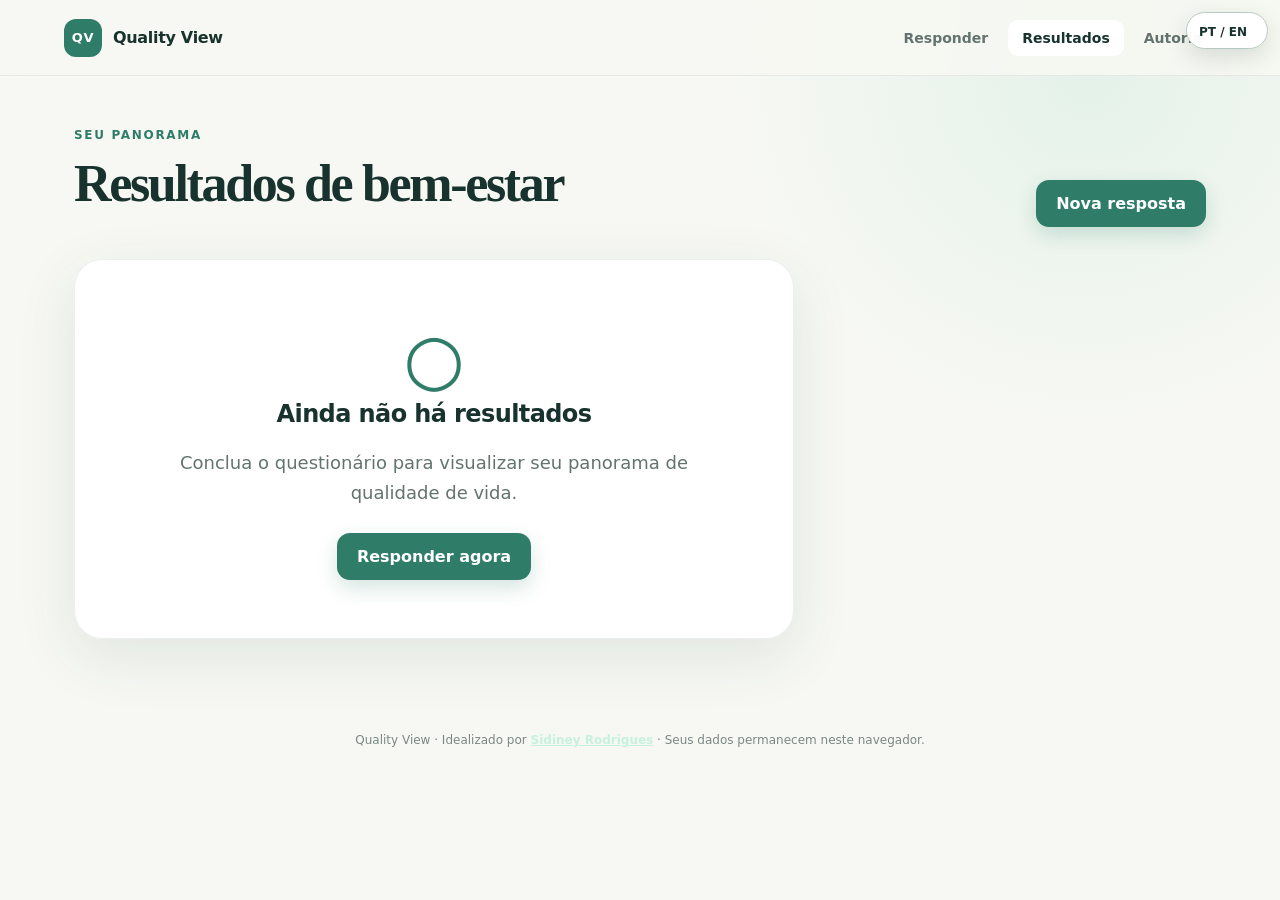
<file: dashboard.html>
<!doctype html>
<html lang="pt-BR">
<head>
  <meta charset="utf-8">
  <meta name="viewport" content="width=device-width, initial-scale=1">
  <meta name="description" content="Dashboard de resultados do Quality View.">
  <meta name="robots" content="noindex, follow, noarchive">
  <link rel="canonical" href="https://sidineyr.github.io/qv/dashboard.html">
  <title>Quality View — Resultados</title>
  <link rel="stylesheet" href="styles.css">
</head>
<body>
  <aside aria-label="Language / Idioma" style="position:fixed;right:12px;top:12px;z-index:1000;border:1px solid #b7c9c1;border-radius:999px;padding:8px 12px;background:rgba(255,255,255,.96);box-shadow:0 8px 24px rgba(0,0,0,.12)"><strong style="margin-right:8px;font-size:12px">PT / EN</strong><span id="google_translate_element"></span></aside>
  <header class="site-header">
    <a class="brand" href="index.html"><span class="brand-mark" aria-hidden="true">QV</span><span>Quality View</span></a>
    <nav aria-label="Navegação principal"><a class="nav-link" href="index.html">Responder</a><a class="nav-link active" href="dashboard.html">Resultados</a><a class="nav-link" href="index.html#creditos">Autoria</a></nav>
  </header>

  <main class="dashboard-shell">
    <section class="dashboard-heading">
      <div><div class="eyebrow">Seu panorama</div><h1>Resultados de bem-estar</h1><p id="result-date" class="muted"></p></div>
      <div class="dashboard-actions"><button id="export-button" class="secondary-button" type="button">Exportar CSV</button><a class="primary-button button-link" href="index.html">Nova resposta</a></div>
    </section>

    <section id="empty-state" class="welcome-card hidden">
      <div class="empty-illustration" aria-hidden="true">○</div><h2>Ainda não há resultados</h2>
      <p class="lead">Conclua o questionário para visualizar seu panorama de qualidade de vida.</p>
      <a class="primary-button button-link" href="index.html">Responder agora</a>
    </section>

    <div id="dashboard-content" class="hidden">
      <section class="summary-grid">
        <article class="score-card accent-card"><span class="card-label">Índice geral</span><div><strong id="overall-score">—</strong><small>/ 100</small></div><p id="overall-label"></p></article>
        <article class="score-card"><span class="card-label">Maior equilíbrio</span><strong id="best-dimension">—</strong><p id="best-copy"></p></article>
        <article class="score-card"><span class="card-label">Ponto de atenção</span><strong id="attention-dimension">—</strong><p id="attention-copy"></p></article>
      </section>

      <section class="dashboard-grid">
        <article class="panel"><div class="panel-heading"><div><span class="card-label">Visão geral</span><h2>Equilíbrio por dimensão</h2></div></div><div id="dimension-bars" class="dimension-bars"></div></article>
        <article class="panel insight-panel"><span class="card-label">Leitura personalizada</span><h2 id="insight-title"></h2><p id="insight-copy"></p><div id="suggestions" class="suggestions"></div></article>
      </section>

      <section class="panel history-panel"><div class="panel-heading"><div><span class="card-label">Evolução</span><h2>Histórico de respostas</h2></div><button id="clear-button" class="danger-link" type="button">Apagar meus dados</button></div><div id="history" class="history-list"></div></section>
      <p class="disclaimer">Este resultado é informativo e não substitui avaliação médica, psicológica ou profissional.</p>
    </div>
  </main>
  <footer>Quality View · Idealizado por <a href="index.html#creditos">Sidiney Rodrigues</a> · Seus dados permanecem neste navegador.</footer>
  <script src="language-toggle.js"></script><script src="questions.js"></script><script src="storage.js"></script>
  <script src="dashboard.js"></script>
</body>
</html>
</file>
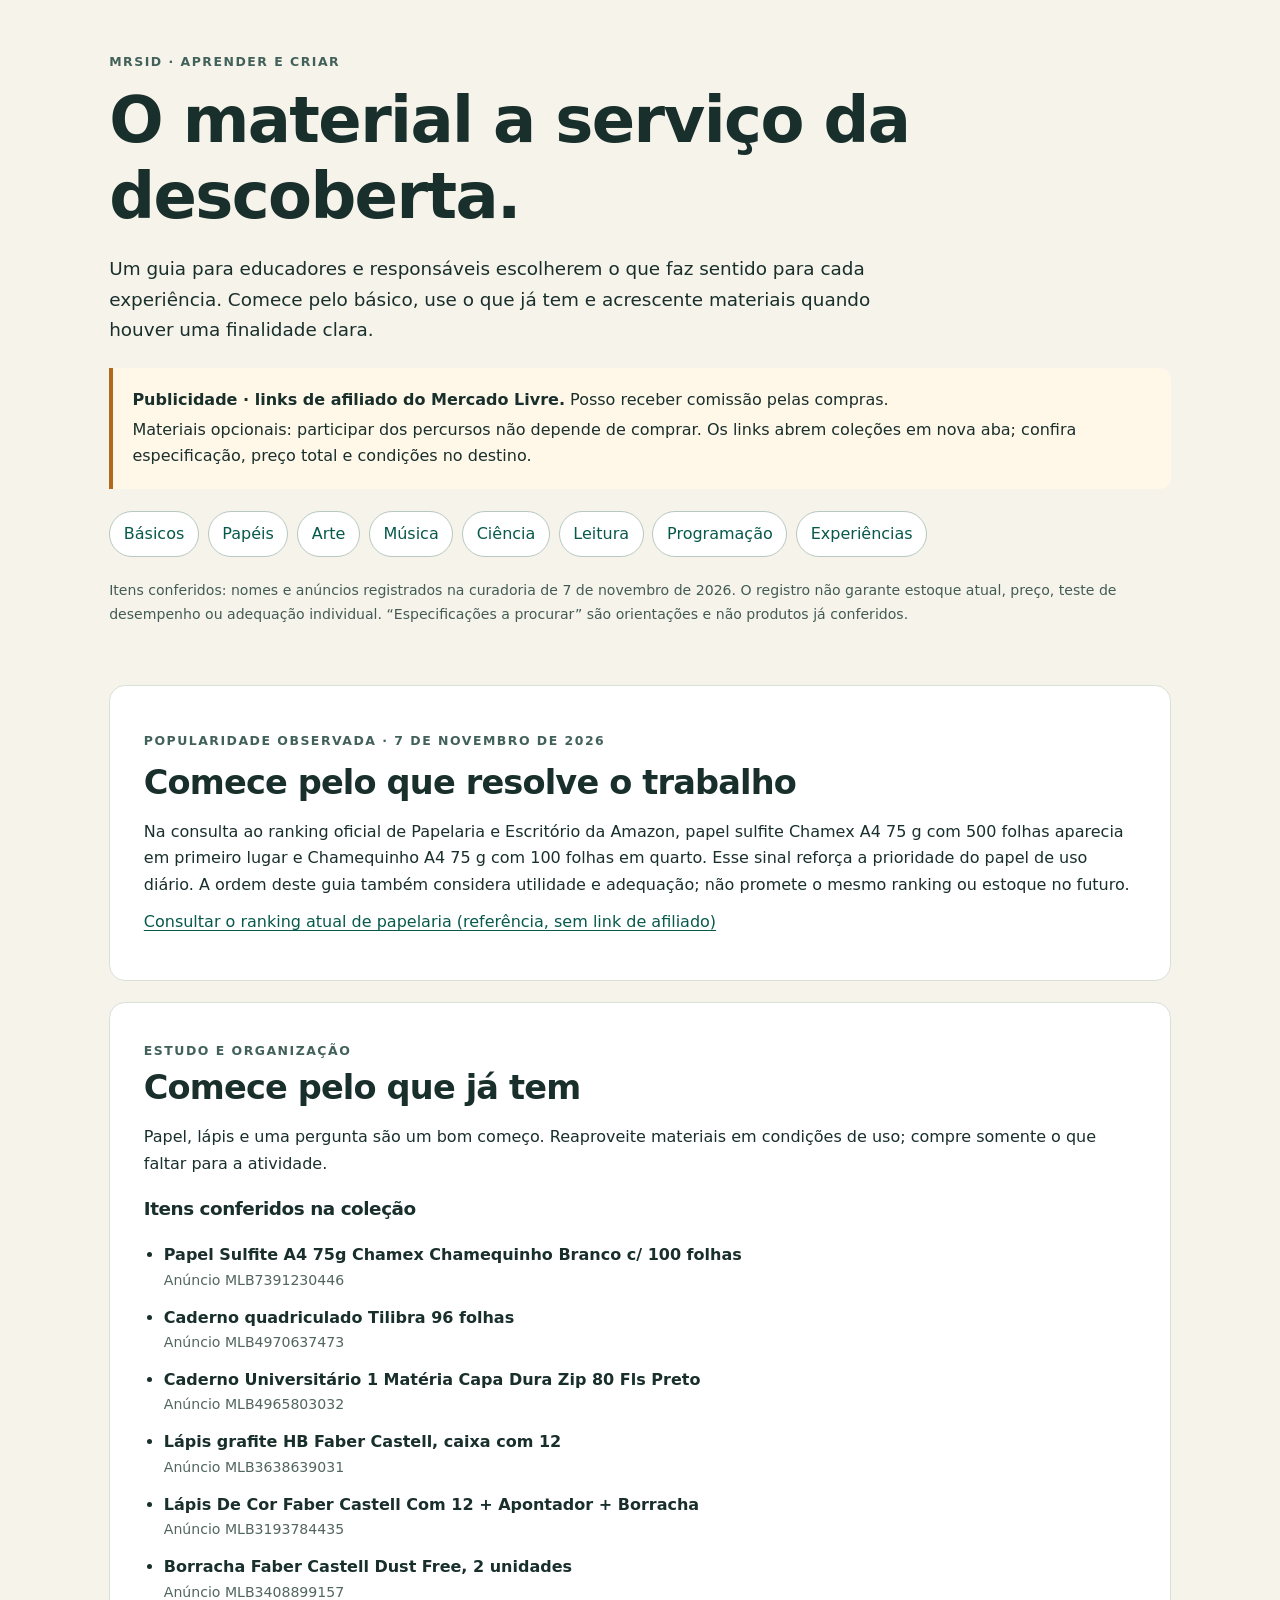
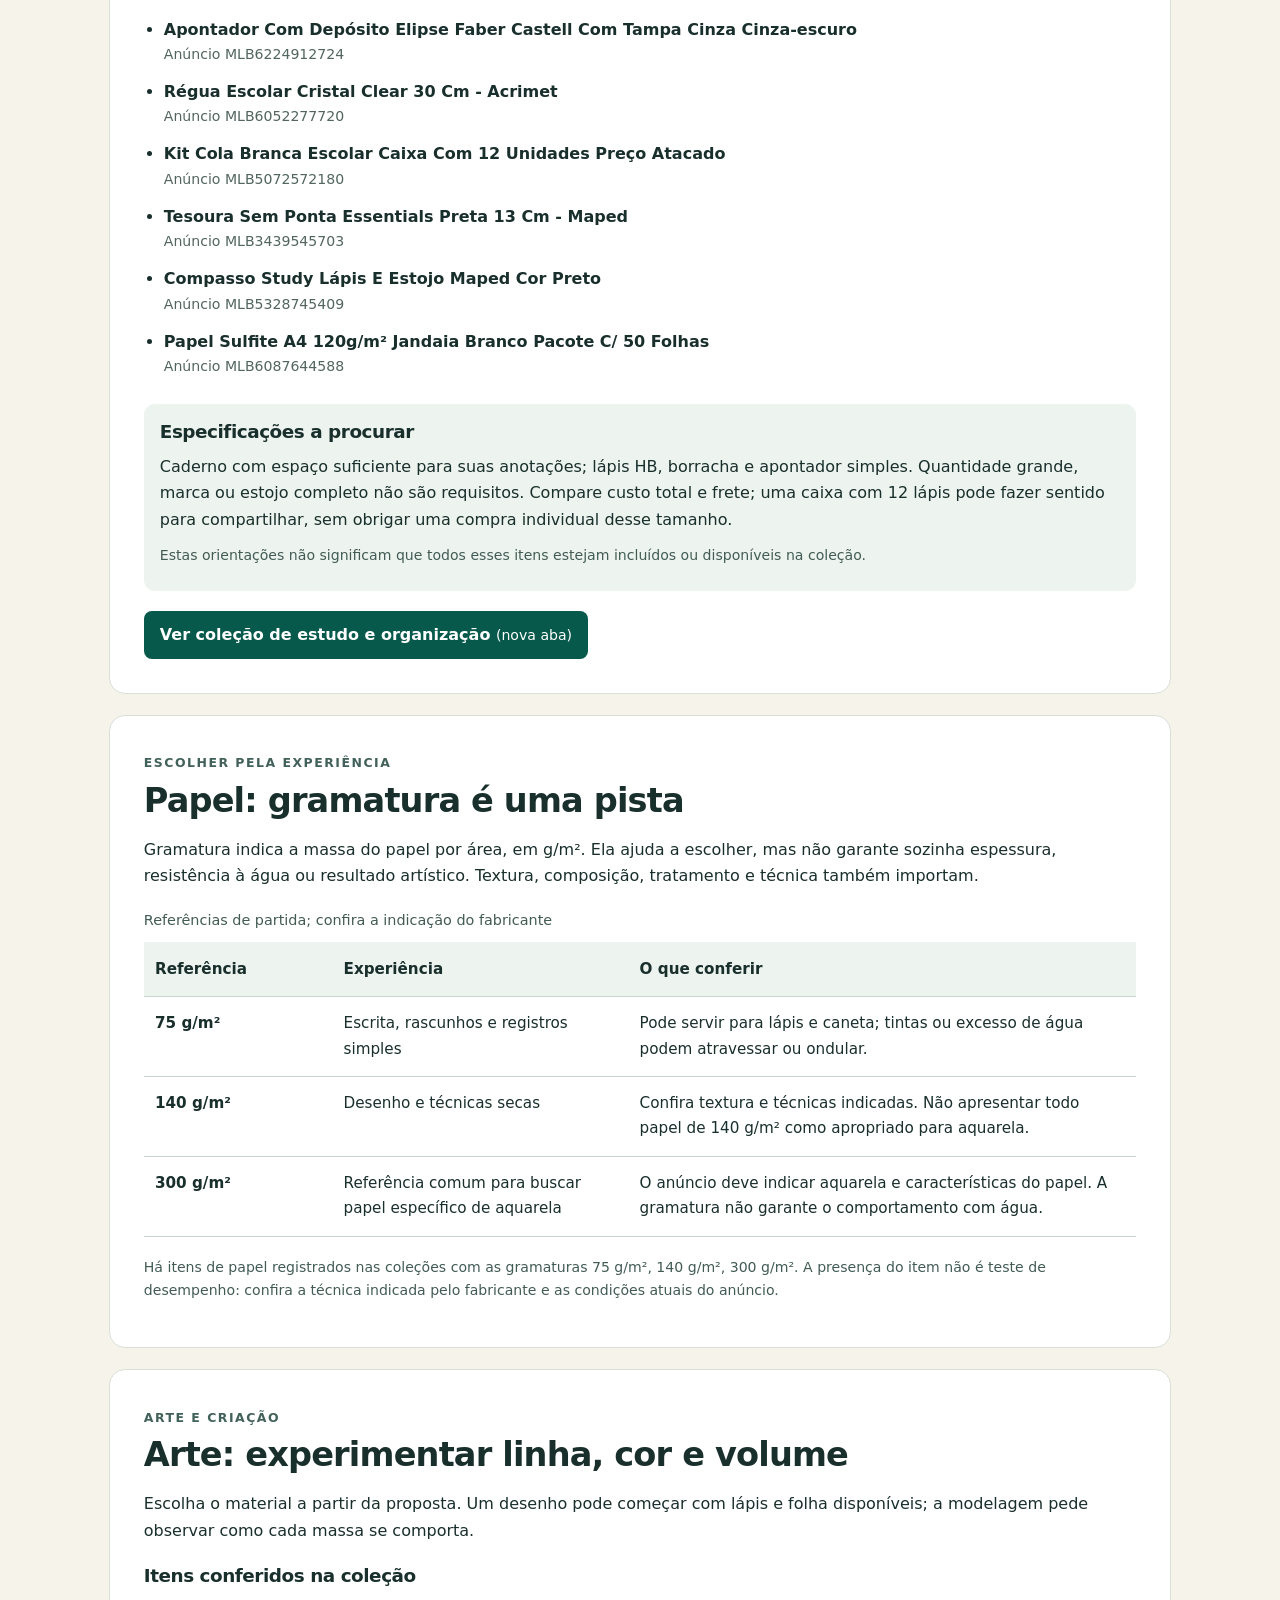
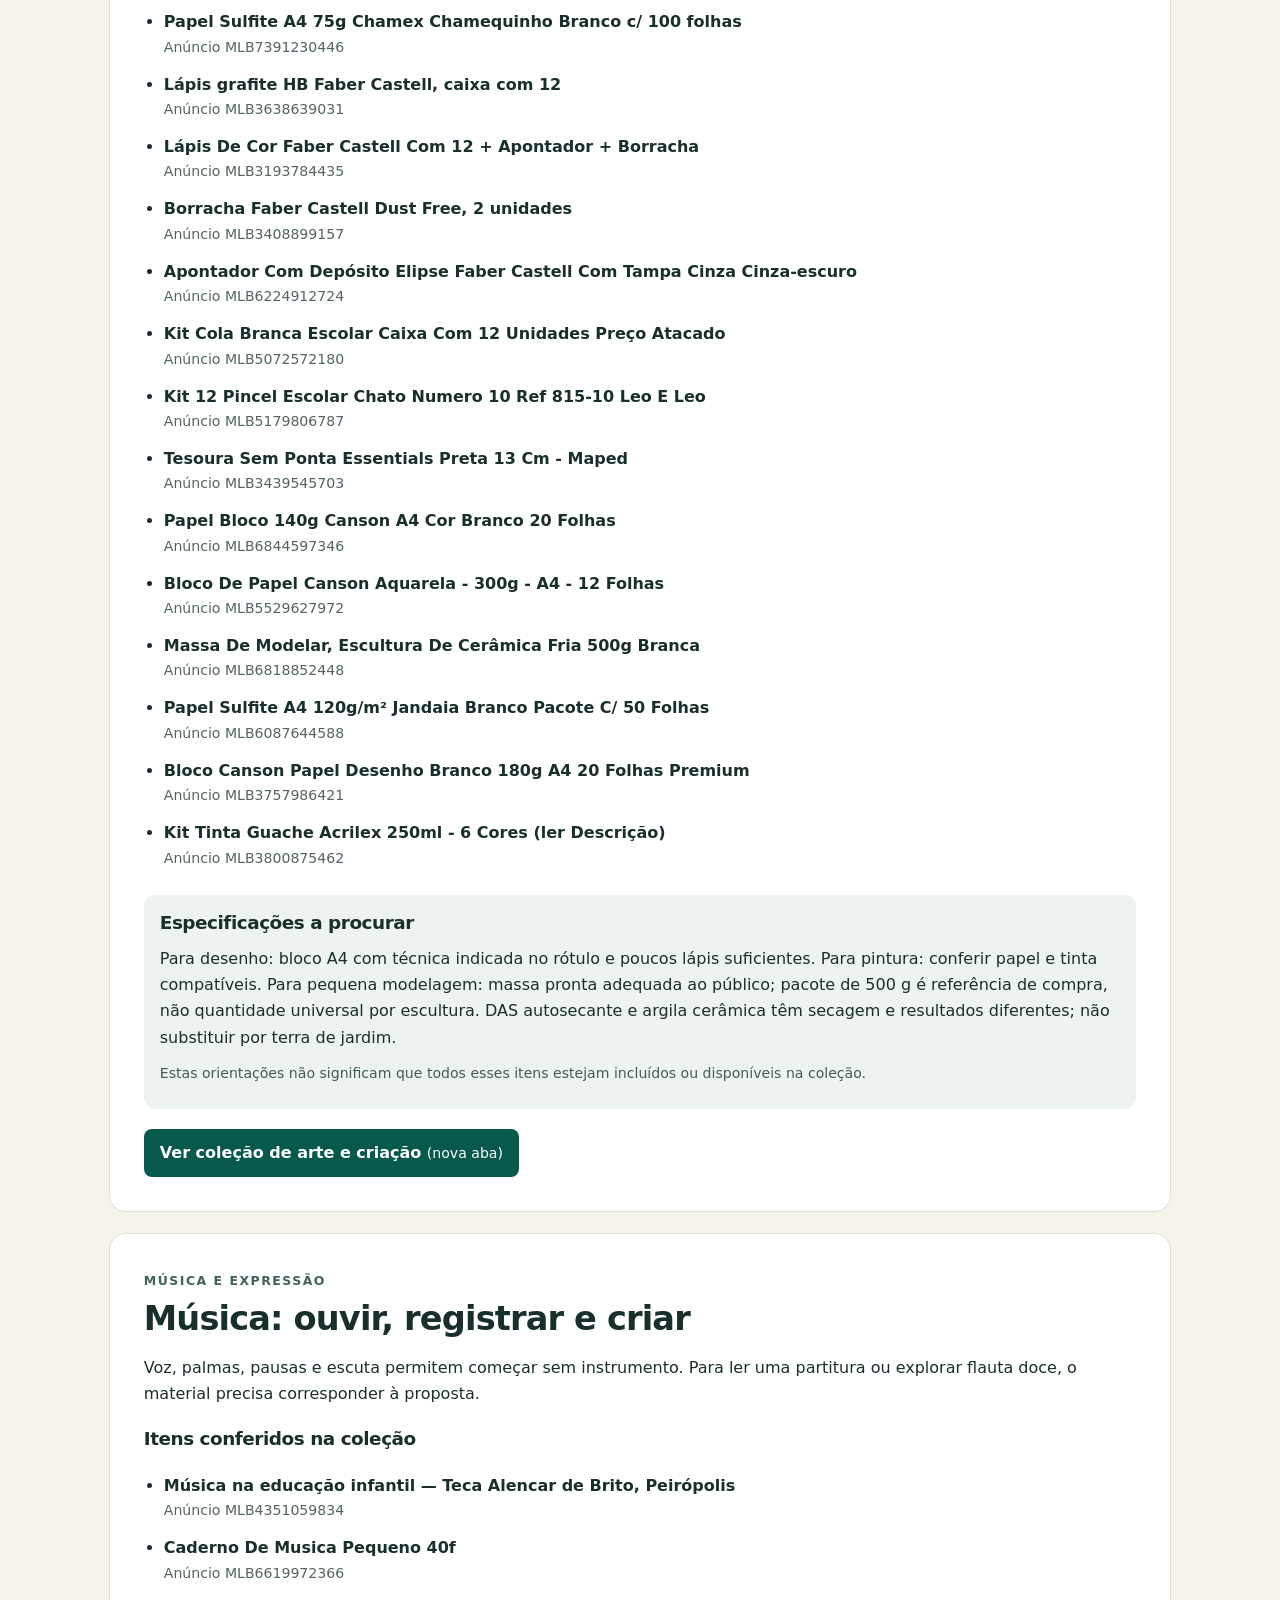
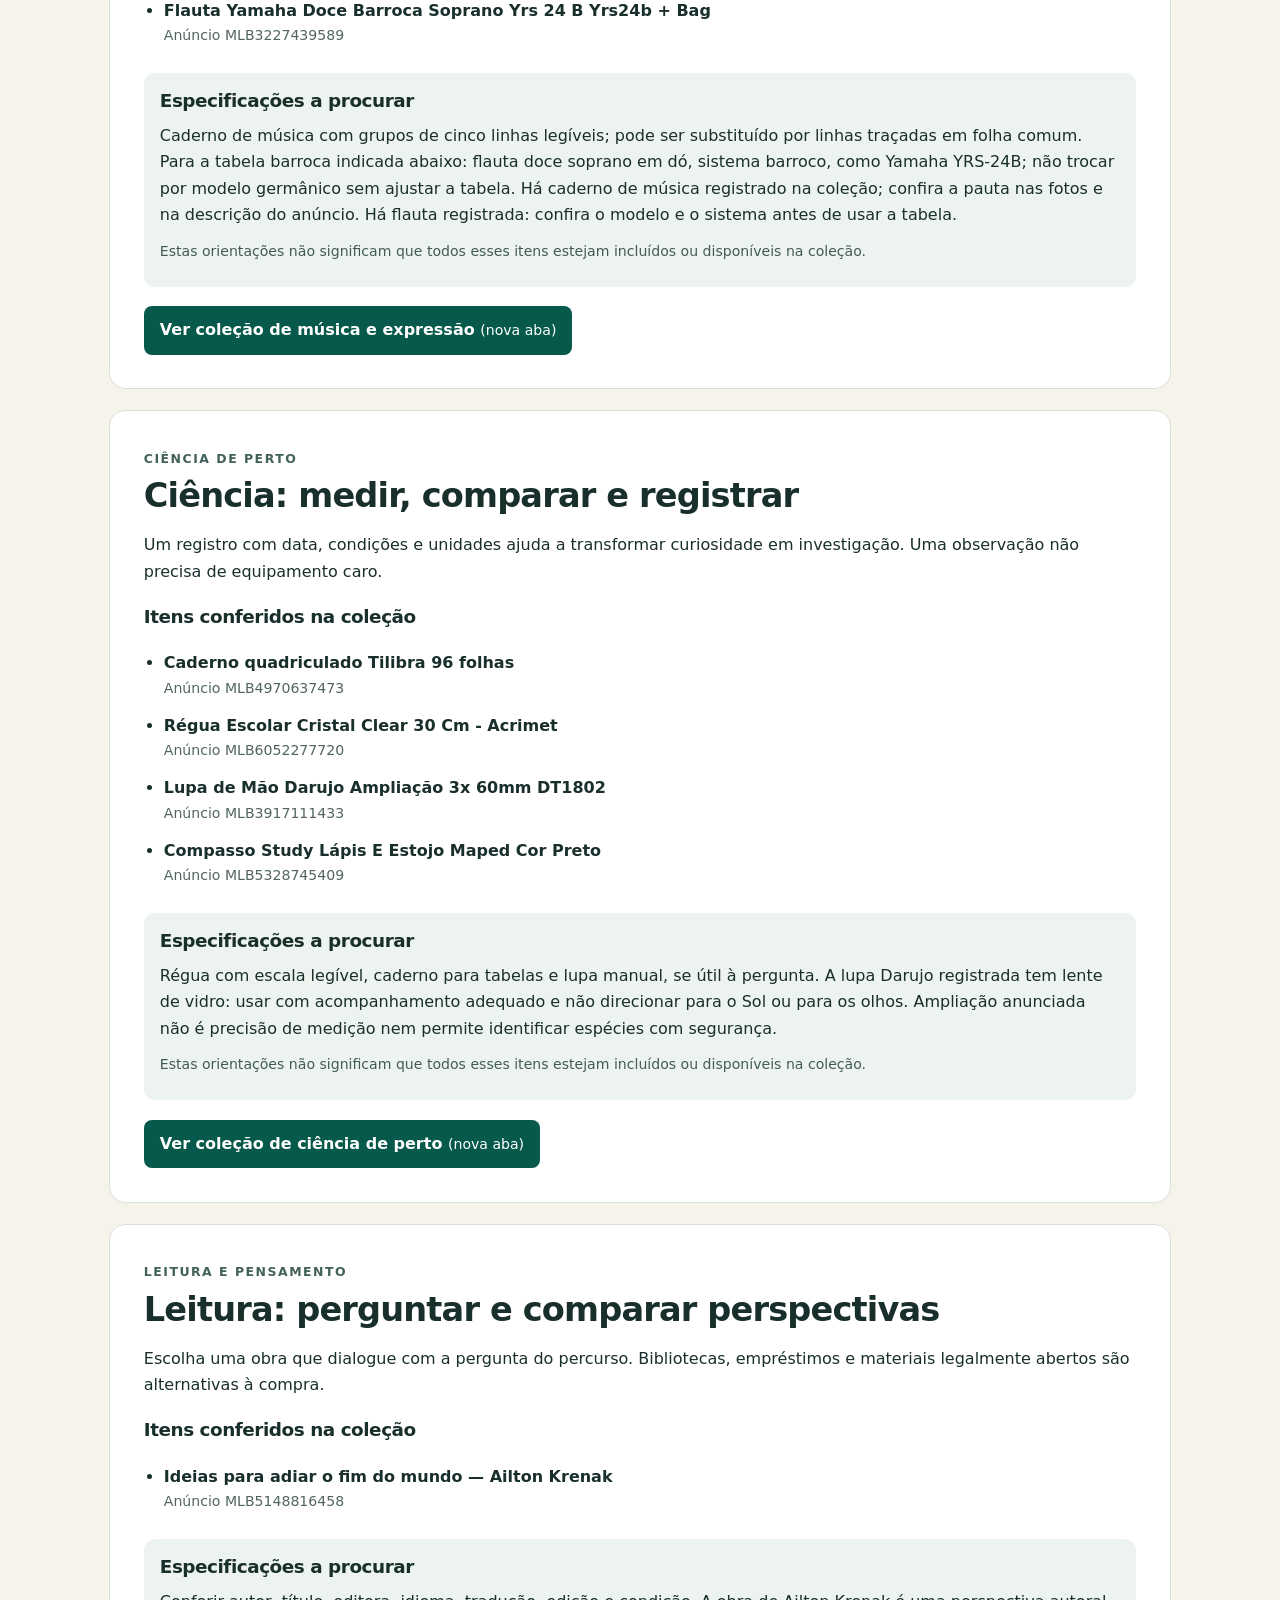
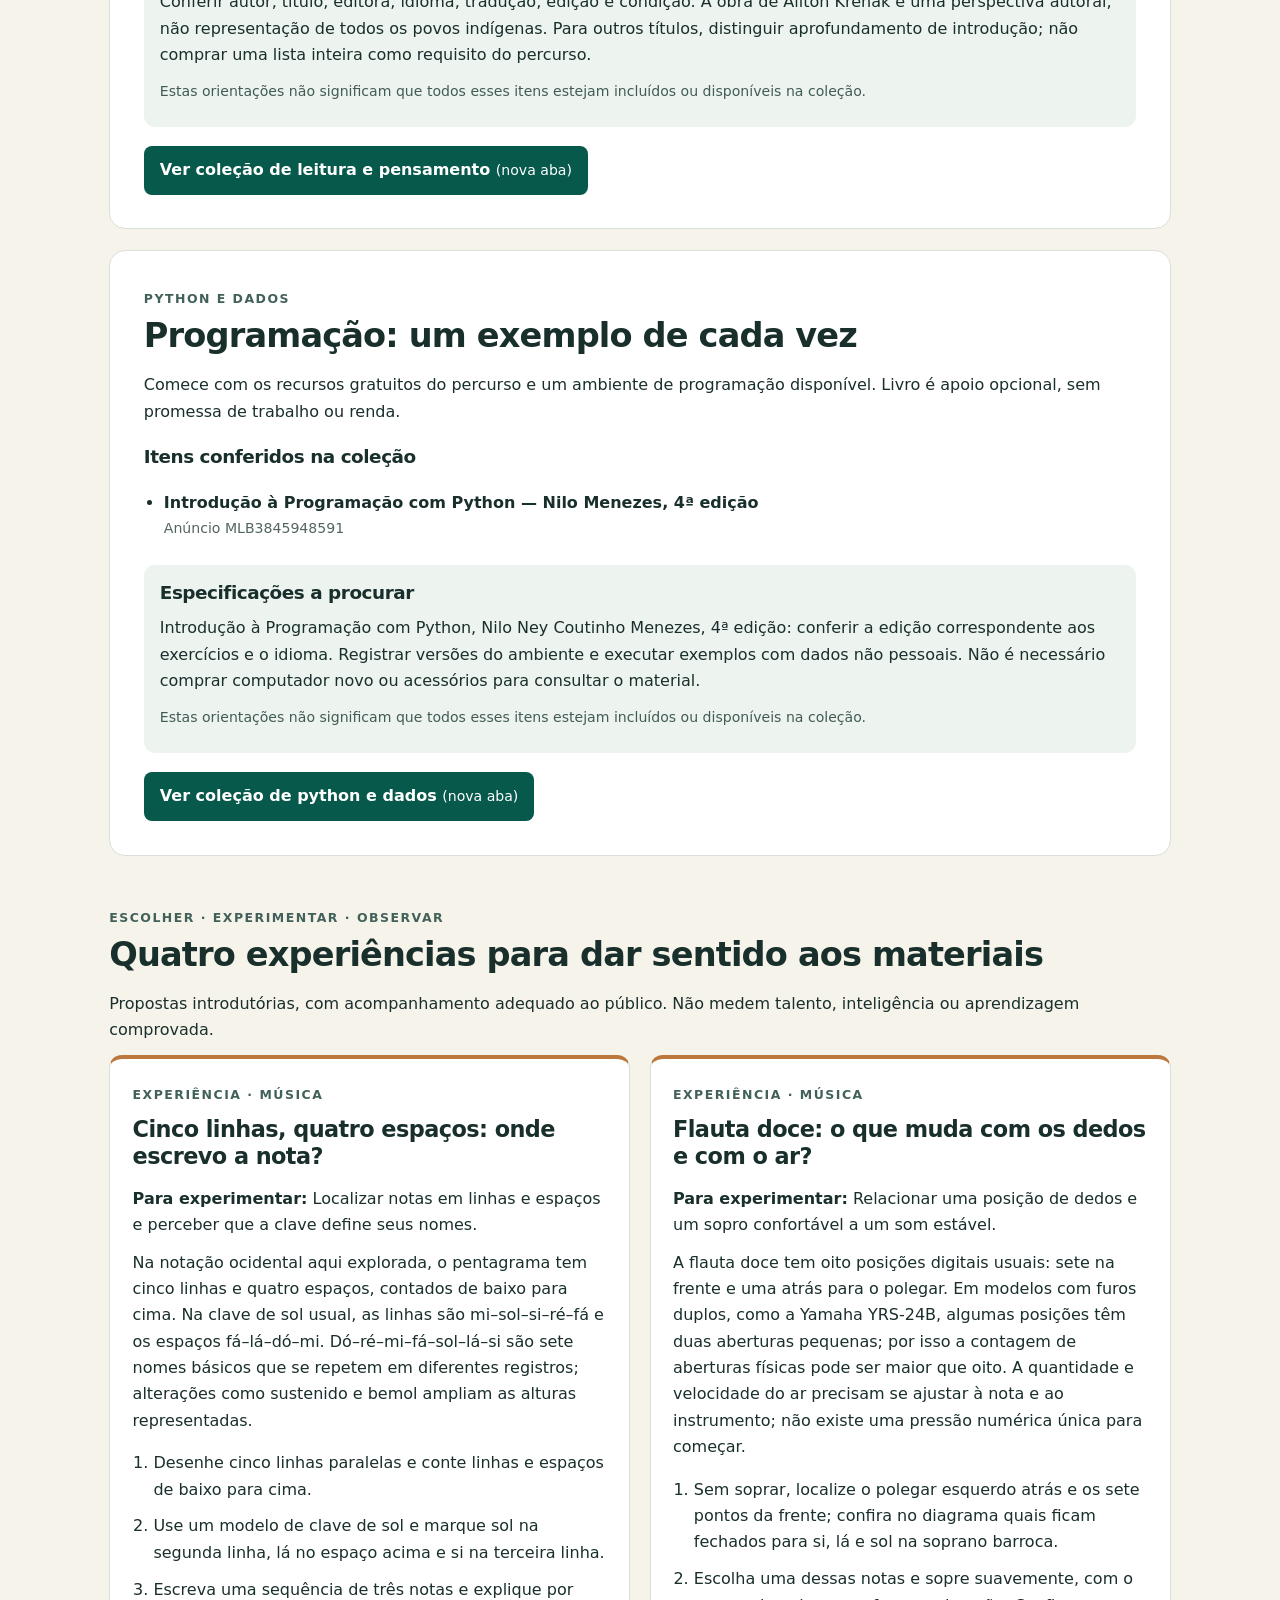
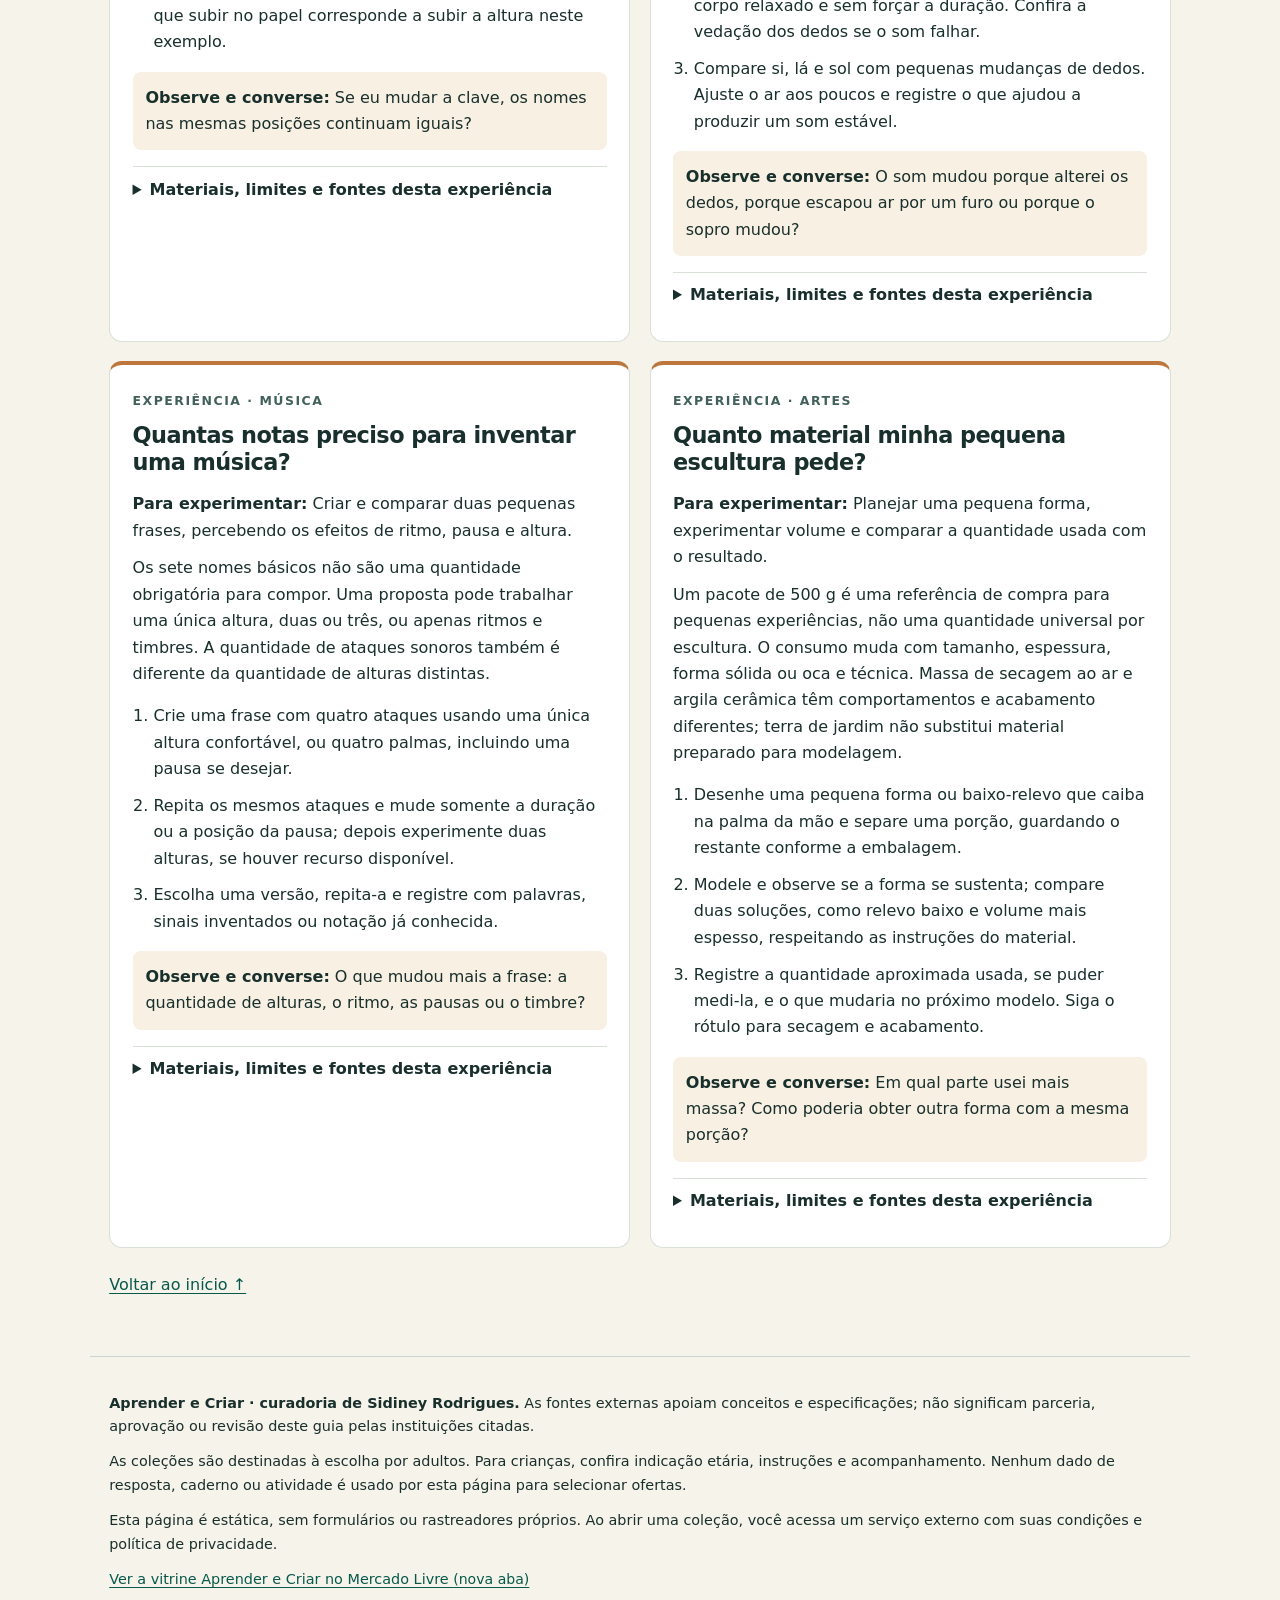
<file: materiais.html>
<!doctype html>
<html lang="pt-BR"><head><meta charset="utf-8"><meta name="viewport" content="width=device-width,initial-scale=1"><meta name="description" content="Materiais opcionais e experiências para educadores e responsáveis: comece pelo básico, confira especificações e explore Arte, Música, Ciência, Leitura e Python."><meta name="color-scheme" content="light"><title>Materiais para aprender e criar · Guia para educadores e responsáveis</title><style>*{box-sizing:border-box}html{scroll-behavior:smooth;scroll-padding-top:1rem}body{margin:0;background:#f6f3eb;color:#192f2c;font-family:system-ui,-apple-system,BlinkMacSystemFont,"Segoe UI",sans-serif;line-height:1.65;font-size:1rem}a{color:#07594b;text-underline-offset:.2em}a:hover{text-decoration-thickness:.15em}a:focus-visible,summary:focus-visible,.table-wrap:focus-visible{outline:3px solid #923d00;outline-offset:4px}h1,h2,h3{line-height:1.2;letter-spacing:-.025em}h1{font-size:clamp(2.2rem,6vw,4rem);max-width:19ch;margin:.45rem 0 1.2rem}h2{font-size:clamp(1.6rem,3vw,2.1rem);margin:.3rem 0 1rem}h3{font-size:1.15rem;margin:1.3rem 0 .5rem}p{margin:.7rem 0}header,main,footer{max-width:1100px;margin:auto;padding:2rem 1.2rem}header{padding-top:3rem;padding-bottom:1rem}.eyebrow{font-size:.78rem;font-weight:750;text-transform:uppercase;letter-spacing:.12em;color:#42615a}.lead{font-size:1.15rem;max-width:70ch}.notice{border-left:4px solid #b06a1d;background:#fff8e9;padding:1rem 1.2rem;border-radius:0 .7rem .7rem 0;margin:1.4rem 0}.notice p{margin:.2rem 0}.small,.product-id,.new{font-size:.88rem}.new{font-weight:400}.small{color:#425b55}.skip{position:absolute;left:1rem;top:-8rem;background:#fff;padding:.7rem;z-index:10}.skip:focus{top:.5rem}nav ul{display:flex;flex-wrap:wrap;gap:.55rem;list-style:none;padding:0;margin:1.4rem 0}nav a{display:block;padding:.55rem .85rem;border:1px solid #b7c8c0;border-radius:2rem;text-decoration:none;background:#fff;min-height:44px}.panel{background:#fff;border:1px solid #d9e0d8;border-radius:1rem;padding:clamp(1.2rem,3vw,2.1rem);margin-bottom:1.3rem}.products{padding-left:1.25rem}.products li{padding:.4rem 0}.product-id{display:block;color:#52655f}.spec{background:#edf3ee;padding:.8rem 1rem;border-radius:.7rem;margin:1.2rem 0}.spec h3{margin:.25rem 0}.collection{display:inline-block;background:#07594b;color:#fff;padding:.7rem 1rem;border-radius:.5rem;text-decoration:none;min-height:44px;font-weight:650}.collection:hover{background:#034438;text-decoration:underline}.collection:focus-visible{outline-offset:4px}.table-wrap{overflow-x:auto;margin:1.2rem 0}table{border-collapse:collapse;width:100%;min-width:480px;font-size:.95rem}caption{text-align:left;font-size:.9rem;color:#425b55;margin-bottom:.6rem}th,td{text-align:left;vertical-align:top;border-bottom:1px solid #c8d6cf;padding:.9rem .7rem}thead{background:#edf3ee}tbody th{width:19%}.experiences-title{margin-top:3rem}.activity-grid{display:grid;grid-template-columns:repeat(2,minmax(0,1fr));gap:1.2rem}.activity{background:#fff;border:1px solid #d9e0d8;border-top:4px solid #bd773d;border-radius:.8rem;padding:1.4rem}.activity h3{font-size:1.4rem;margin:.5rem 0 1rem}.activity ol{padding-left:1.3rem}.activity li{margin:.65rem 0}.question{background:#f7f0e3;padding:.8rem;border-radius:.5rem}summary{cursor:pointer;font-weight:650;padding:.6rem 0;min-height:44px}details{border-top:1px solid #d9e0d8;margin-top:1rem}.sources{padding-left:1.2rem;font-size:.9rem;overflow-wrap:anywhere}footer{border-top:1px solid #c8d6cf;margin-top:1rem;font-size:.9rem;padding-top:1.5rem;padding-bottom:3rem}.toplink{display:inline-block;margin-top:1rem;min-height:44px;padding:.5rem 0}@media(max-width:700px){.activity-grid{grid-template-columns:1fr}header,main,footer{padding-left:1rem;padding-right:1rem}.panel,.activity{padding:1.2rem}nav ul{gap:.4rem}nav a{font-size:.92rem;padding:.5rem .7rem}}@media(prefers-reduced-motion:reduce){html{scroll-behavior:auto}}@media print{body{background:#fff;color:#000}header,main,footer{max-width:none;padding:1rem 0}.panel,.activity{break-inside:avoid;border-color:#888}nav,.skip,.toplink{display:none}.activity-grid{display:block}.collection{background:#fff;color:#000;border:1px solid #333}details{display:block}details>*{display:block}a{color:#000}.activity{margin-bottom:1rem}}</style></head><body><a class="skip" href="#conteudo">Pular para o conteúdo</a><header id="inicio"><span class="eyebrow">MRSID · Aprender e Criar</span><h1>O material a serviço da descoberta.</h1><p class="lead">Um guia para educadores e responsáveis escolherem o que faz sentido para cada experiência. Comece pelo básico, use o que já tem e acrescente materiais quando houver uma finalidade clara.</p><aside class="notice" aria-label="Publicidade e participação opcional"><p><strong>Publicidade · links de afiliado do Mercado Livre.</strong> Posso receber comissão pelas compras.</p><p>Materiais opcionais: participar dos percursos não depende de comprar. Os links abrem coleções em nova aba; confira especificação, preço total e condições no destino.</p></aside><nav aria-label="Seções deste guia"><ul><li><a href="#study">Básicos</a></li><li><a href="#papeis">Papéis</a></li><li><a href="#art">Arte</a></li><li><a href="#music">Música</a></li><li><a href="#science">Ciência</a></li><li><a href="#reading">Leitura</a></li><li><a href="#python">Programação</a></li><li><a href="#experiencias">Experiências</a></li></ul></nav><p class="small">Itens conferidos: nomes e anúncios registrados na curadoria de 7 de novembro de 2026. O registro não garante estoque atual, preço, teste de desempenho ou adequação individual. “Especificações a procurar” são orientações e não produtos já conferidos.</p></header><main id="conteudo"><section class="panel"><p class="eyebrow">Popularidade observada · 7 de novembro de 2026</p><h2>Comece pelo que resolve o trabalho</h2><p>Na consulta ao ranking oficial de Papelaria e Escritório da Amazon, papel sulfite Chamex A4 75 g com 500 folhas aparecia em primeiro lugar e Chamequinho A4 75 g com 100 folhas em quarto. Esse sinal reforça a prioridade do papel de uso diário. A ordem deste guia também considera utilidade e adequação; não promete o mesmo ranking ou estoque no futuro.</p><p><a href="https://www.amazon.com.br/gp/bestsellers/office/" rel="noopener noreferrer" target="_blank">Consultar o ranking atual de papelaria (referência, sem link de afiliado)</a></p></section><section class="panel" id="study"><div class="section-heading"><span class="eyebrow">Estudo e organização</span><h2>Comece pelo que já tem</h2></div><p>Papel, lápis e uma pergunta são um bom começo. Reaproveite materiais em condições de uso; compre somente o que faltar para a atividade.</p><h3>Itens conferidos na coleção</h3><ul class="products"><li><strong>Papel Sulfite A4 75g Chamex Chamequinho Branco c/ 100 folhas</strong><span class="product-id">Anúncio MLB7391230446</span></li><li><strong>Caderno quadriculado Tilibra 96 folhas</strong><span class="product-id">Anúncio MLB4970637473</span></li><li><strong>Caderno Universitário 1 Matéria Capa Dura Zip 80 Fls Preto</strong><span class="product-id">Anúncio MLB4965803032</span></li><li><strong>Lápis grafite HB Faber Castell, caixa com 12</strong><span class="product-id">Anúncio MLB3638639031</span></li><li><strong>Lápis De Cor Faber Castell Com 12 + Apontador + Borracha</strong><span class="product-id">Anúncio MLB3193784435</span></li><li><strong>Borracha Faber Castell Dust Free, 2 unidades</strong><span class="product-id">Anúncio MLB3408899157</span></li><li><strong>Apontador Com Depósito Elipse Faber Castell Com Tampa Cinza Cinza-escuro</strong><span class="product-id">Anúncio MLB6224912724</span></li><li><strong>Régua Escolar Cristal Clear 30 Cm - Acrimet</strong><span class="product-id">Anúncio MLB6052277720</span></li><li><strong>Kit Cola Branca Escolar Caixa Com 12 Unidades Preço Atacado</strong><span class="product-id">Anúncio MLB5072572180</span></li><li><strong>Tesoura Sem Ponta Essentials Preta 13 Cm - Maped</strong><span class="product-id">Anúncio MLB3439545703</span></li><li><strong>Compasso Study Lápis E Estojo Maped Cor Preto</strong><span class="product-id">Anúncio MLB5328745409</span></li><li><strong>Papel Sulfite A4 120g/m² Jandaia Branco Pacote C/ 50 Folhas</strong><span class="product-id">Anúncio MLB6087644588</span></li></ul><div class="spec"><h3>Especificações a procurar</h3><p>Caderno com espaço suficiente para suas anotações; lápis HB, borracha e apontador simples. Quantidade grande, marca ou estojo completo não são requisitos. Compare custo total e frete; uma caixa com 12 lápis pode fazer sentido para compartilhar, sem obrigar uma compra individual desse tamanho.</p><p class="small">Estas orientações não significam que todos esses itens estejam incluídos ou disponíveis na coleção.</p></div><a class="collection" href="https://meli.la/1vNKnY8" target="_blank" rel="sponsored noopener noreferrer">Ver coleção de estudo e organização <span class="new">(nova aba)</span></a></section><section class="panel" id="papeis"><span class="eyebrow">Escolher pela experiência</span><h2>Papel: gramatura é uma pista</h2><p>Gramatura indica a massa do papel por área, em g/m². Ela ajuda a escolher, mas não garante sozinha espessura, resistência à água ou resultado artístico. Textura, composição, tratamento e técnica também importam.</p><div class="table-wrap" role="region" aria-label="Orientações sobre gramaturas de papel" tabindex="0"><table><caption>Referências de partida; confira a indicação do fabricante</caption><thead><tr><th scope="col">Referência</th><th scope="col">Experiência</th><th scope="col">O que conferir</th></tr></thead><tbody><tr><th scope="row">75 g/m²</th><td>Escrita, rascunhos e registros simples</td><td>Pode servir para lápis e caneta; tintas ou excesso de água podem atravessar ou ondular.</td></tr><tr><th scope="row">140 g/m²</th><td>Desenho e técnicas secas</td><td>Confira textura e técnicas indicadas. Não apresentar todo papel de 140 g/m² como apropriado para aquarela.</td></tr><tr><th scope="row">300 g/m²</th><td>Referência comum para buscar papel específico de aquarela</td><td>O anúncio deve indicar aquarela e características do papel. A gramatura não garante o comportamento com água.</td></tr></tbody></table></div><!-- paper-record-status:start --><p class="small">Há itens de papel registrados nas coleções com as gramaturas 75 g/m², 140 g/m², 300 g/m². A presença do item não é teste de desempenho: confira a técnica indicada pelo fabricante e as condições atuais do anúncio.</p><!-- paper-record-status:end --></section><section class="panel" id="art"><div class="section-heading"><span class="eyebrow">Arte e criação</span><h2>Arte: experimentar linha, cor e volume</h2></div><p>Escolha o material a partir da proposta. Um desenho pode começar com lápis e folha disponíveis; a modelagem pede observar como cada massa se comporta.</p><h3>Itens conferidos na coleção</h3><ul class="products"><li><strong>Papel Sulfite A4 75g Chamex Chamequinho Branco c/ 100 folhas</strong><span class="product-id">Anúncio MLB7391230446</span></li><li><strong>Lápis grafite HB Faber Castell, caixa com 12</strong><span class="product-id">Anúncio MLB3638639031</span></li><li><strong>Lápis De Cor Faber Castell Com 12 + Apontador + Borracha</strong><span class="product-id">Anúncio MLB3193784435</span></li><li><strong>Borracha Faber Castell Dust Free, 2 unidades</strong><span class="product-id">Anúncio MLB3408899157</span></li><li><strong>Apontador Com Depósito Elipse Faber Castell Com Tampa Cinza Cinza-escuro</strong><span class="product-id">Anúncio MLB6224912724</span></li><li><strong>Kit Cola Branca Escolar Caixa Com 12 Unidades Preço Atacado</strong><span class="product-id">Anúncio MLB5072572180</span></li><li><strong>Kit 12 Pincel Escolar Chato Numero 10 Ref 815-10 Leo E Leo</strong><span class="product-id">Anúncio MLB5179806787</span></li><li><strong>Tesoura Sem Ponta Essentials Preta 13 Cm - Maped</strong><span class="product-id">Anúncio MLB3439545703</span></li><li><strong>Papel Bloco 140g Canson A4 Cor Branco 20 Folhas</strong><span class="product-id">Anúncio MLB6844597346</span></li><li><strong>Bloco De Papel Canson Aquarela - 300g - A4 - 12 Folhas</strong><span class="product-id">Anúncio MLB5529627972</span></li><li><strong>Massa De Modelar, Escultura De Cerâmica Fria 500g Branca</strong><span class="product-id">Anúncio MLB6818852448</span></li><li><strong>Papel Sulfite A4 120g/m² Jandaia Branco Pacote C/ 50 Folhas</strong><span class="product-id">Anúncio MLB6087644588</span></li><li><strong>Bloco Canson Papel Desenho Branco 180g A4 20 Folhas Premium</strong><span class="product-id">Anúncio MLB3757986421</span></li><li><strong>Kit Tinta Guache Acrilex 250ml - 6 Cores (ler Descrição)</strong><span class="product-id">Anúncio MLB3800875462</span></li></ul><div class="spec"><h3>Especificações a procurar</h3><p>Para desenho: bloco A4 com técnica indicada no rótulo e poucos lápis suficientes. Para pintura: conferir papel e tinta compatíveis. Para pequena modelagem: massa pronta adequada ao público; pacote de 500 g é referência de compra, não quantidade universal por escultura. DAS autosecante e argila cerâmica têm secagem e resultados diferentes; não substituir por terra de jardim.</p><p class="small">Estas orientações não significam que todos esses itens estejam incluídos ou disponíveis na coleção.</p></div><a class="collection" href="https://meli.la/2N84Vza" target="_blank" rel="sponsored noopener noreferrer">Ver coleção de arte e criação <span class="new">(nova aba)</span></a></section><section class="panel" id="music"><div class="section-heading"><span class="eyebrow">Música e expressão</span><h2>Música: ouvir, registrar e criar</h2></div><p>Voz, palmas, pausas e escuta permitem começar sem instrumento. Para ler uma partitura ou explorar flauta doce, o material precisa corresponder à proposta.</p><h3>Itens conferidos na coleção</h3><ul class="products"><li><strong>Música na educação infantil — Teca Alencar de Brito, Peirópolis</strong><span class="product-id">Anúncio MLB4351059834</span></li><li><strong>Caderno De Musica Pequeno 40f</strong><span class="product-id">Anúncio MLB6619972366</span></li><li><strong>Flauta Yamaha Doce Barroca Soprano Yrs 24 B Yrs24b + Bag</strong><span class="product-id">Anúncio MLB3227439589</span></li></ul><div class="spec"><h3>Especificações a procurar</h3><p>Caderno de música com grupos de cinco linhas legíveis; pode ser substituído por linhas traçadas em folha comum. Para a tabela barroca indicada abaixo: flauta doce soprano em dó, sistema barroco, como Yamaha YRS-24B; não trocar por modelo germânico sem ajustar a tabela. <!-- music-record-status:start -->Há caderno de música registrado na coleção; confira a pauta nas fotos e na descrição do anúncio. Há flauta registrada: confira o modelo e o sistema antes de usar a tabela.<!-- music-record-status:end --></p><p class="small">Estas orientações não significam que todos esses itens estejam incluídos ou disponíveis na coleção.</p></div><a class="collection" href="https://meli.la/2Tsx23T" target="_blank" rel="sponsored noopener noreferrer">Ver coleção de música e expressão <span class="new">(nova aba)</span></a></section><section class="panel" id="science"><div class="section-heading"><span class="eyebrow">Ciência de perto</span><h2>Ciência: medir, comparar e registrar</h2></div><p>Um registro com data, condições e unidades ajuda a transformar curiosidade em investigação. Uma observação não precisa de equipamento caro.</p><h3>Itens conferidos na coleção</h3><ul class="products"><li><strong>Caderno quadriculado Tilibra 96 folhas</strong><span class="product-id">Anúncio MLB4970637473</span></li><li><strong>Régua Escolar Cristal Clear 30 Cm - Acrimet</strong><span class="product-id">Anúncio MLB6052277720</span></li><li><strong>Lupa de Mão Darujo Ampliação 3x 60mm DT1802</strong><span class="product-id">Anúncio MLB3917111433</span></li><li><strong>Compasso Study Lápis E Estojo Maped Cor Preto</strong><span class="product-id">Anúncio MLB5328745409</span></li></ul><div class="spec"><h3>Especificações a procurar</h3><p>Régua com escala legível, caderno para tabelas e lupa manual, se útil à pergunta. A lupa Darujo registrada tem lente de vidro: usar com acompanhamento adequado e não direcionar para o Sol ou para os olhos. Ampliação anunciada não é precisão de medição nem permite identificar espécies com segurança.</p><p class="small">Estas orientações não significam que todos esses itens estejam incluídos ou disponíveis na coleção.</p></div><a class="collection" href="https://meli.la/1cDG7T8" target="_blank" rel="sponsored noopener noreferrer">Ver coleção de ciência de perto <span class="new">(nova aba)</span></a></section><section class="panel" id="reading"><div class="section-heading"><span class="eyebrow">Leitura e pensamento</span><h2>Leitura: perguntar e comparar perspectivas</h2></div><p>Escolha uma obra que dialogue com a pergunta do percurso. Bibliotecas, empréstimos e materiais legalmente abertos são alternativas à compra.</p><h3>Itens conferidos na coleção</h3><ul class="products"><li><strong>Ideias para adiar o fim do mundo — Ailton Krenak</strong><span class="product-id">Anúncio MLB5148816458</span></li></ul><div class="spec"><h3>Especificações a procurar</h3><p>Conferir autor, título, editora, idioma, tradução, edição e condição. A obra de Ailton Krenak é uma perspectiva autoral, não representação de todos os povos indígenas. Para outros títulos, distinguir aprofundamento de introdução; não comprar uma lista inteira como requisito do percurso.</p><p class="small">Estas orientações não significam que todos esses itens estejam incluídos ou disponíveis na coleção.</p></div><a class="collection" href="https://meli.la/1UU2jFM" target="_blank" rel="sponsored noopener noreferrer">Ver coleção de leitura e pensamento <span class="new">(nova aba)</span></a></section><section class="panel" id="python"><div class="section-heading"><span class="eyebrow">Python e dados</span><h2>Programação: um exemplo de cada vez</h2></div><p>Comece com os recursos gratuitos do percurso e um ambiente de programação disponível. Livro é apoio opcional, sem promessa de trabalho ou renda.</p><h3>Itens conferidos na coleção</h3><ul class="products"><li><strong>Introdução à Programação com Python — Nilo Menezes, 4ª edição</strong><span class="product-id">Anúncio MLB3845948591</span></li></ul><div class="spec"><h3>Especificações a procurar</h3><p>Introdução à Programação com Python, Nilo Ney Coutinho Menezes, 4ª edição: conferir a edição correspondente aos exercícios e o idioma. Registrar versões do ambiente e executar exemplos com dados não pessoais. Não é necessário comprar computador novo ou acessórios para consultar o material.</p><p class="small">Estas orientações não significam que todos esses itens estejam incluídos ou disponíveis na coleção.</p></div><a class="collection" href="https://meli.la/1BvF3iQ" target="_blank" rel="sponsored noopener noreferrer">Ver coleção de python e dados <span class="new">(nova aba)</span></a></section><section aria-labelledby="experiencias" class="experiences-title"><span class="eyebrow">Escolher · experimentar · observar</span><h2 id="experiencias">Quatro experiências para dar sentido aos materiais</h2><p>Propostas introdutórias, com acompanhamento adequado ao público. Não medem talento, inteligência ou aprendizagem comprovada.</p><div class="activity-grid"><article class="activity" id="caderno-pentagrama"><span class="eyebrow">Experiência · Música</span><h3>Cinco linhas, quatro espaços: onde escrevo a nota?</h3><p class="goal"><strong>Para experimentar:</strong> Localizar notas em linhas e espaços e perceber que a clave define seus nomes.</p><p>Na notação ocidental aqui explorada, o pentagrama tem cinco linhas e quatro espaços, contados de baixo para cima. Na clave de sol usual, as linhas são mi–sol–si–ré–fá e os espaços fá–lá–dó–mi. Dó–ré–mi–fá–sol–lá–si são sete nomes básicos que se repetem em diferentes registros; alterações como sustenido e bemol ampliam as alturas representadas.</p><ol><li>Desenhe cinco linhas paralelas e conte linhas e espaços de baixo para cima.</li><li>Use um modelo de clave de sol e marque sol na segunda linha, lá no espaço acima e si na terceira linha.</li><li>Escreva uma sequência de três notas e explique por que subir no papel corresponde a subir a altura neste exemplo.</li></ol><p class="question"><strong>Observe e converse:</strong> Se eu mudar a clave, os nomes nas mesmas posições continuam iguais?</p><details><summary>Materiais, limites e fontes desta experiência</summary><p><strong>Materiais:</strong> Lápis e papel; Opcional: caderno de música com pentagramas legíveis.</p><p>É uma introdução à notação, não uma regra universal para todas as culturas musicais. A altura também depende de registro e alterações; não confunda subir a altura com aumentar o volume.</p><p><strong>Alternativa:</strong> Traçar os pentagramas em folha já disponível.</p><ul class="sources"><li><a href="https://musictheory.pugetsound.edu/mt21c/Notation.html" target="_blank" rel="noopener noreferrer">University of Puget Sound · Music Theory for the 21st-Century Classroom: Notation <span class="new">(nova aba)</span></a></li><li><a href="https://content.alfred.com/catpages/00-17256.pdf" target="_blank" rel="noopener noreferrer">Alfred Music · The Staff, Notes and Pitches <span class="new">(nova aba)</span></a></li></ul></details></article><article class="activity" id="flauta-dedos-e-ar"><span class="eyebrow">Experiência · Música</span><h3>Flauta doce: o que muda com os dedos e com o ar?</h3><p class="goal"><strong>Para experimentar:</strong> Relacionar uma posição de dedos e um sopro confortável a um som estável.</p><p>A flauta doce tem oito posições digitais usuais: sete na frente e uma atrás para o polegar. Em modelos com furos duplos, como a Yamaha YRS-24B, algumas posições têm duas aberturas pequenas; por isso a contagem de aberturas físicas pode ser maior que oito. A quantidade e velocidade do ar precisam se ajustar à nota e ao instrumento; não existe uma pressão numérica única para começar.</p><ol><li>Sem soprar, localize o polegar esquerdo atrás e os sete pontos da frente; confira no diagrama quais ficam fechados para si, lá e sol na soprano barroca.</li><li>Escolha uma dessas notas e sopre suavemente, com o corpo relaxado e sem forçar a duração. Confira a vedação dos dedos se o som falhar.</li><li>Compare si, lá e sol com pequenas mudanças de dedos. Ajuste o ar aos poucos e registre o que ajudou a produzir um som estável.</li></ol><p class="question"><strong>Observe e converse:</strong> O som mudou porque alterei os dedos, porque escapou ar por um furo ou porque o sopro mudou?</p><details><summary>Materiais, limites e fontes desta experiência</summary><p><strong>Materiais:</strong> Flauta doce soprano em dó; Tabela de digitação do sistema correto: barroco para a YRS-24B.</p><p>Não usar tabela de flauta contralto ou sistema germânico como se fosse a mesma da soprano barroca. Não há medida universal de litros, pressão ou segundos. Faça pausas se houver desconforto e siga a limpeza indicada pelo fabricante; não compartilhar o bocal.</p><p><strong>Alternativa:</strong> A atividade de leitura e ritmo pode começar com voz ou percussão corporal; a exploração específica de digitação exige instrumento disponível.</p><ul class="sources"><li><a href="https://www.yamaha.com/en/musical_instrument_guide/recorder/play/play002.html" target="_blank" rel="noopener noreferrer">Yamaha · Recorder fingering <span class="new">(nova aba)</span></a></li><li><a href="https://www.yamaha.com/en/musical_instrument_guide/common/images/recorder/fingering_baroque.pdf" target="_blank" rel="noopener noreferrer">Yamaha · Soprano recorder fingering chart, Baroque <span class="new">(nova aba)</span></a></li><li><a href="https://www.yamaha.com/en/musical_instrument_guide/recorder/mechanism/" target="_blank" rel="noopener noreferrer">Yamaha · Parts of a recorder <span class="new">(nova aba)</span></a></li><li><a href="https://shop.sg.yamaha.com/products/brass-woodwinds/recorders/abs-resin-recorders/soprano/yrs24b.html" target="_blank" rel="noopener noreferrer">Yamaha Music Asia · YRS-24B Baroque ABS Resin Recorder <span class="new">(nova aba)</span></a></li></ul></details></article><article class="activity" id="musica-poucas-notas"><span class="eyebrow">Experiência · Música</span><h3>Quantas notas preciso para inventar uma música?</h3><p class="goal"><strong>Para experimentar:</strong> Criar e comparar duas pequenas frases, percebendo os efeitos de ritmo, pausa e altura.</p><p>Os sete nomes básicos não são uma quantidade obrigatória para compor. Uma proposta pode trabalhar uma única altura, duas ou três, ou apenas ritmos e timbres. A quantidade de ataques sonoros também é diferente da quantidade de alturas distintas.</p><ol><li>Crie uma frase com quatro ataques usando uma única altura confortável, ou quatro palmas, incluindo uma pausa se desejar.</li><li>Repita os mesmos ataques e mude somente a duração ou a posição da pausa; depois experimente duas alturas, se houver recurso disponível.</li><li>Escolha uma versão, repita-a e registre com palavras, sinais inventados ou notação já conhecida.</li></ol><p class="question"><strong>Observe e converse:</strong> O que mudou mais a frase: a quantidade de alturas, o ritmo, as pausas ou o timbre?</p><details><summary>Materiais, limites e fontes desta experiência</summary><p><strong>Materiais:</strong> Voz ou palmas; Opcional: flauta disponível e caderno de música.</p><p>Atividade autoral de exploração, não definição universal de música nem avaliação de talento. Não é necessário dominar sete notas, comprar instrumento ou ler partitura para iniciar esta experiência.</p><p><strong>Alternativa:</strong> Voz, palmas e registro em folha comum.</p><ul class="sources"><li><a href="https://www.editorapeiropolis.com.br/wp-content/uploads/2019/05/DELALANDE_sumario.pdf" target="_blank" rel="noopener noreferrer">Peirópolis · A música é um jogo de criança: introdução e sumário <span class="new">(nova aba)</span></a></li><li><a href="https://musictheory.pugetsound.edu/mt21c/Notation.html" target="_blank" rel="noopener noreferrer">University of Puget Sound · Music Theory for the 21st-Century Classroom: Notation <span class="new">(nova aba)</span></a></li></ul></details></article><article class="activity" id="escultura-massa"><span class="eyebrow">Experiência · Artes</span><h3>Quanto material minha pequena escultura pede?</h3><p class="goal"><strong>Para experimentar:</strong> Planejar uma pequena forma, experimentar volume e comparar a quantidade usada com o resultado.</p><p>Um pacote de 500 g é uma referência de compra para pequenas experiências, não uma quantidade universal por escultura. O consumo muda com tamanho, espessura, forma sólida ou oca e técnica. Massa de secagem ao ar e argila cerâmica têm comportamentos e acabamento diferentes; terra de jardim não substitui material preparado para modelagem.</p><ol><li>Desenhe uma pequena forma ou baixo-relevo que caiba na palma da mão e separe uma porção, guardando o restante conforme a embalagem.</li><li>Modele e observe se a forma se sustenta; compare duas soluções, como relevo baixo e volume mais espesso, respeitando as instruções do material.</li><li>Registre a quantidade aproximada usada, se puder medi-la, e o que mudaria no próximo modelo. Siga o rótulo para secagem e acabamento.</li></ol><p class="question"><strong>Observe e converse:</strong> Em qual parte usei mais massa? Como poderia obter outra forma com a mesma porção?</p><details><summary>Materiais, limites e fontes desta experiência</summary><p><strong>Materiais:</strong> Massa pronta para modelar adequada ao público; Superfície de trabalho lavável; Opcional: balança já disponível.</p><p>Não prometer que 500 g rendem determinada quantidade de peças. DAS tradicional seca ao ar sem forno, mas isso não torna qualquer argila autosecante. Não usar utensílio de alimento, lixar pó seco ou aquecer em forno doméstico sem instrução específica do fabricante; produto e idade precisam ser conferidos.</p><p><strong>Alternativa:</strong> Maquete com papel e materiais reaproveitados permite explorar volume; não reproduz as propriedades da massa.</p><ul class="sources"><li><a href="https://www.fila.it/int/en/product/das/" target="_blank" rel="noopener noreferrer">FILA · DAS <span class="new">(nova aba)</span></a></li></ul></details></article></div></section><a class="toplink" href="#inicio">Voltar ao início ↑</a></main><footer><p><strong>Aprender e Criar · curadoria de Sidiney Rodrigues.</strong> As fontes externas apoiam conceitos e especificações; não significam parceria, aprovação ou revisão deste guia pelas instituições citadas.</p><p>As coleções são destinadas à escolha por adultos. Para crianças, confira indicação etária, instruções e acompanhamento. Nenhum dado de resposta, caderno ou atividade é usado por esta página para selecionar ofertas.</p><p>Esta página é estática, sem formulários ou rastreadores próprios. Ao abrir uma coleção, você acessa um serviço externo com suas condições e política de privacidade.</p><p><a href="https://www.mercadolivre.com.br/social/mrsid" target="_blank" rel="sponsored noopener noreferrer">Ver a vitrine Aprender e Criar no Mercado Livre <span class="new">(nova aba)</span></a></p></footer></body></html>
</file>
<file: styles.css>
:root{--ink:#18322d;--muted:#64736f;--paper:#f7f8f3;--card:#fff;--line:#dfe6df;--green:#2f7d68;--green-dark:#1f6353;--mint:#dceee6;--shadow:0 18px 60px rgba(31,70,59,.10);font-family:Inter,ui-sans-serif,system-ui,-apple-system,"Segoe UI",sans-serif;color:var(--ink);background:var(--paper);font-synthesis:none}
*{box-sizing:border-box}body{margin:0;min-height:100vh;background:radial-gradient(circle at 85% 8%,#e4f2e9 0,transparent 26%),var(--paper)}button,a,input{font:inherit}button,a{touch-action:manipulation}.site-header{height:76px;display:flex;align-items:center;justify-content:space-between;padding:0 clamp(20px,5vw,72px);border-bottom:1px solid rgba(24,50,45,.08);background:rgba(247,248,243,.86);backdrop-filter:blur(16px);position:sticky;top:0;z-index:10}.brand{display:flex;align-items:center;gap:11px;color:var(--ink);font-weight:760;text-decoration:none;letter-spacing:-.02em}.brand-mark{width:38px;height:38px;display:grid;place-items:center;border-radius:12px;background:var(--green);color:white;font-size:13px;letter-spacing:.06em}.site-header nav{display:flex;gap:6px}.nav-link{padding:10px 14px;border-radius:10px;color:var(--muted);text-decoration:none;font-weight:650;font-size:14px}.nav-link:hover,.nav-link.active{background:white;color:var(--ink)}.page-shell{min-height:calc(100vh - 142px);display:grid;place-items:center;padding:48px 20px}.welcome-card,.survey-card{width:min(720px,100%);background:rgba(255,255,255,.94);border:1px solid rgba(24,50,45,.08);border-radius:28px;box-shadow:var(--shadow);padding:clamp(28px,6vw,58px)}.welcome-card{text-align:center}.eyebrow{color:var(--green);font-weight:800;font-size:12px;letter-spacing:.14em;text-transform:uppercase;margin-bottom:15px}h1,h2,p{margin-top:0}h1{font-family:Georgia,serif;font-size:clamp(38px,7vw,62px);line-height:1.04;letter-spacing:-.045em;margin-bottom:20px}h2{font-size:24px;letter-spacing:-.025em}.lead{color:var(--muted);font-size:18px;line-height:1.65;max-width:590px;margin:0 auto 26px}.feature-row{display:flex;justify-content:center;gap:20px;flex-wrap:wrap;color:#536661;font-size:13px;margin-bottom:28px}.privacy-note{display:flex;gap:5px;flex-direction:column;background:#f0f7f3;border-radius:15px;padding:16px 18px;text-align:left;font-size:13px;color:var(--muted);margin-bottom:20px}.privacy-note strong{color:var(--ink)}.consent-row{display:flex;align-items:flex-start;gap:11px;text-align:left;font-size:14px;line-height:1.45;margin:0 auto 24px}.consent-row input{width:18px;height:18px;margin-top:1px;accent-color:var(--green)}.primary-button,.secondary-button{border:0;border-radius:13px;padding:14px 20px;font-weight:760;cursor:pointer;transition:.2s ease}.primary-button{background:var(--green);color:white;box-shadow:0 8px 20px rgba(47,125,104,.2)}.primary-button:hover{background:var(--green-dark);transform:translateY(-1px)}.primary-button:disabled{background:#b9c8c1;box-shadow:none;cursor:not-allowed;transform:none}.secondary-button{background:#edf2ee;color:var(--ink)}.secondary-button:hover{background:#e2eae4}.button-link{display:inline-flex;align-items:center;justify-content:center;text-decoration:none}.text-button,.danger-link{border:0;background:none;color:var(--green);font-weight:720;cursor:pointer;padding:12px;margin-top:10px}.danger-link{color:#a34c4c;margin:0}.survey-card{padding:34px clamp(24px,5vw,48px)}.survey-topline,.progress-copy,.survey-actions,.panel-heading,.dashboard-heading{display:flex;align-items:center;justify-content:space-between}.progress-copy{flex:1;margin-left:14px;color:var(--muted);font-size:13px;font-weight:700}.icon-button{border:0;background:#f0f4f1;width:38px;height:38px;border-radius:12px;cursor:pointer}.progress-track{height:7px;background:#e8eee9;border-radius:99px;margin:16px 0 42px;overflow:hidden}.progress-bar{height:100%;background:var(--green);border-radius:99px;transition:width .35s ease}fieldset{border:0;padding:0;margin:0}legend{font-family:Georgia,serif;font-size:clamp(28px,5vw,38px);line-height:1.18;letter-spacing:-.025em;color:var(--ink);margin-bottom:10px}.question-help{color:var(--muted);font-size:14px;margin-bottom:26px}.options-grid{display:grid;gap:10px}.option-card{display:flex;align-items:center;gap:14px;padding:16px 18px;border:1.5px solid var(--line);border-radius:14px;cursor:pointer;transition:.18s ease}.option-card:hover{border-color:#82aa9e;background:#fafcfb}.option-card.selected{border-color:var(--green);background:#edf7f2}.option-card input{position:absolute;opacity:0;pointer-events:none}.option-dot{width:19px;height:19px;border:2px solid #afbbb6;border-radius:50%;display:grid;place-items:center}.selected .option-dot{border:6px solid var(--green)}.survey-actions{margin-top:32px}.success-mark{width:62px;height:62px;border-radius:50%;display:grid;place-items:center;margin:0 auto 22px;background:var(--mint);color:var(--green);font-size:28px;font-weight:800}.hidden{display:none!important}footer{text-align:center;color:#7a8884;font-size:12px;padding:22px}.dashboard-shell{max-width:1180px;margin:0 auto;padding:52px 24px 72px}.dashboard-heading{align-items:flex-end;margin-bottom:32px}.dashboard-heading h1{font-size:clamp(36px,5vw,52px);margin-bottom:8px}.muted,.card-label{color:var(--muted)}.dashboard-actions{display:flex;gap:10px}.summary-grid{display:grid;grid-template-columns:1fr 1fr 1fr;gap:16px;margin-bottom:16px}.score-card,.panel{background:var(--card);border:1px solid rgba(24,50,45,.08);border-radius:20px;padding:25px;box-shadow:0 8px 32px rgba(31,70,59,.06)}.score-card{min-height:175px;display:flex;flex-direction:column;justify-content:space-between}.score-card>strong{font-size:24px}.score-card p{color:var(--muted);margin:0}.accent-card{background:var(--green);color:white}.accent-card .card-label,.accent-card p{color:#dcefe8}.accent-card strong{font-size:54px}.accent-card small{font-size:16px}.card-label{font-size:11px;text-transform:uppercase;letter-spacing:.12em;font-weight:800}.dashboard-grid{display:grid;grid-template-columns:1.25fr .75fr;gap:16px;margin-bottom:16px}.panel h2{margin:7px 0 25px}.dimension-bars{display:grid;gap:21px}.dimension-copy{display:flex;justify-content:space-between;font-size:14px;margin-bottom:8px}.bar-track{height:9px;background:#edf1ed;border-radius:99px;overflow:hidden}.bar-fill{height:100%;border-radius:99px;transition:width .7s ease}.insight-panel{background:#f1eee8}.insight-panel>p{color:var(--muted);line-height:1.65}.suggestions{display:grid;gap:10px;margin-top:22px}.suggestion{display:flex;gap:10px;padding:13px;background:rgba(255,255,255,.7);border-radius:12px;font-size:13px;line-height:1.5}.suggestion span{color:var(--green);font-weight:bold}.suggestion p{margin:0}.history-panel{margin-top:0}.history-list{display:grid}.history-item{display:flex;align-items:center;justify-content:space-between;padding:16px 0;border-top:1px solid var(--line)}.history-item>div:first-child{display:flex;flex-direction:column;gap:4px}.history-item span{color:var(--muted);font-size:12px}.history-score strong{font-size:22px}.history-score span{margin-left:3px}.disclaimer{text-align:center;color:var(--muted);font-size:12px;margin:22px 0 0}.empty-illustration{font-size:70px;color:var(--green)}
@media(max-width:800px){.summary-grid,.dashboard-grid{grid-template-columns:1fr}.dashboard-heading{align-items:flex-start;gap:22px;flex-direction:column}.site-header{height:68px}.nav-link{padding:9px 10px}.brand>span:last-child{display:none}.page-shell{padding:24px 14px}.welcome-card,.survey-card{border-radius:20px;padding:28px 22px}.feature-row{gap:10px}.dashboard-shell{padding:34px 16px}.dashboard-actions{width:100%}.dashboard-actions>*{flex:1}.score-card{min-height:145px}}
@media(prefers-reduced-motion:reduce){*{scroll-behavior:auto!important;transition:none!important}}
*:focus-visible{outline:3px solid #e6a96f;outline-offset:3px}
.visitor-counter{display:flex;align-items:center;justify-content:center;gap:9px;flex-wrap:wrap;margin:0 0 24px;color:var(--green);font-size:13px;font-weight:750}.visitor-counter img{display:block;height:20px;width:auto}.visitor-counter small{flex-basis:100%;color:var(--muted);font-size:11px;font-weight:500}

.credits-section{padding:72px 20px;background:#173f37;color:white;scroll-margin-top:76px}.credits-shell{width:min(1060px,100%);margin:0 auto}.credits-section .eyebrow{color:#a8ddca}.credits-section h2{max-width:720px;font:clamp(34px,5vw,52px)/1.08 Georgia,serif;letter-spacing:-.035em;margin-bottom:18px}.credits-intro{max-width:720px;color:#c7dcd5;font-size:17px;line-height:1.65}.credits-grid{display:grid;grid-template-columns:1fr 1fr;gap:16px;margin-top:34px}.credit-card{display:grid;grid-template-columns:auto 1fr;gap:20px;padding:26px;border:1px solid rgba(255,255,255,.16);border-radius:20px;background:rgba(255,255,255,.06)}.credit-mark{display:grid;place-items:center;width:62px;height:52px;padding:0 8px;border-radius:13px;background:white;color:var(--ink);font-weight:850}.sidiney-mark{background:#bfe8d7;font:italic 20px Georgia,serif}.openai-mark{width:82px;font-size:14px}.credit-role{color:#a8ddca;font-size:11px;font-weight:800;letter-spacing:.12em}.credit-card h3{margin:5px 0 10px;font-size:24px}.credit-card p{color:#c7dcd5;font-size:14px;line-height:1.6}.credit-links{display:flex;gap:13px;flex-wrap:wrap}.credit-links a,footer a{color:#c6f1df;font-weight:750}.independence-note{margin:22px 0 0;padding:16px 18px;border-radius:14px;background:rgba(255,255,255,.07);color:#c7dcd5;font-size:13px;line-height:1.55}
@media(max-width:800px){.credits-grid{grid-template-columns:1fr}.credit-card{grid-template-columns:1fr}.credits-section{padding:52px 16px}.site-header nav{gap:0}.nav-link{font-size:13px}}
</file>
